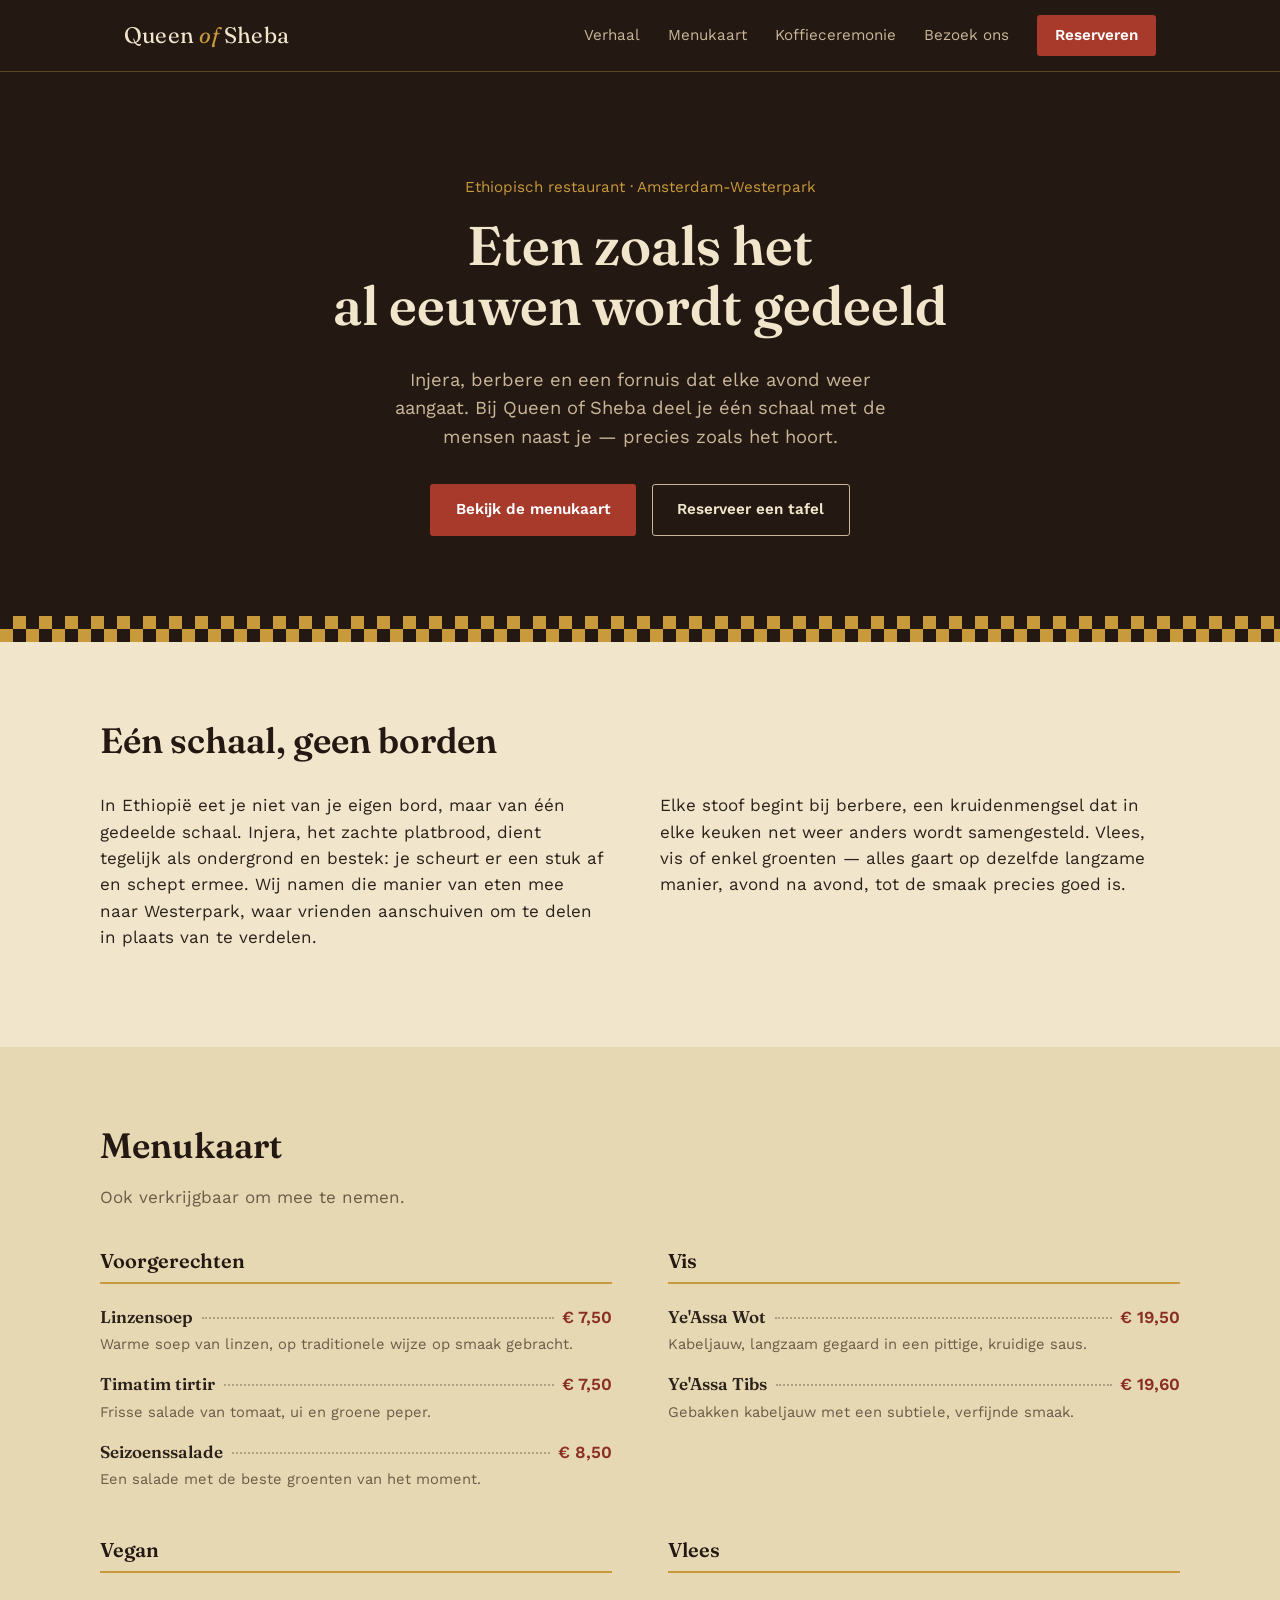
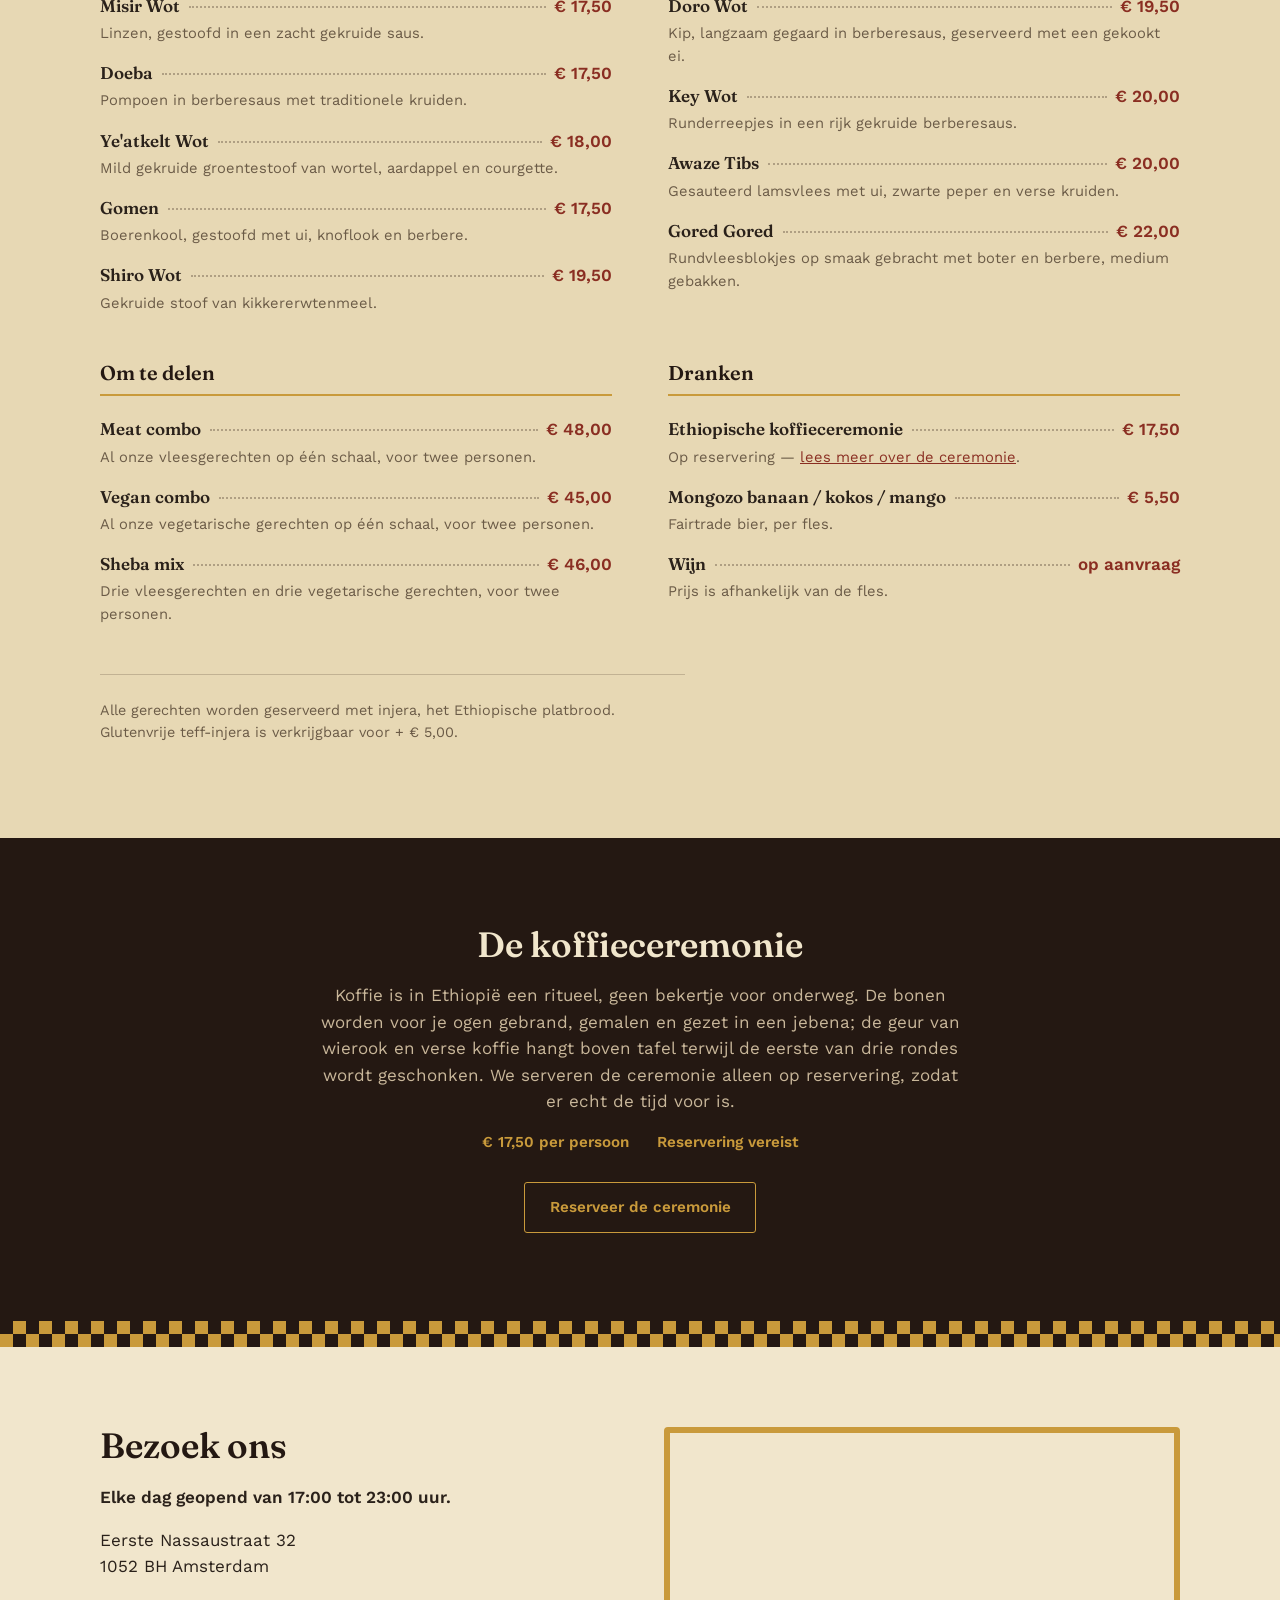
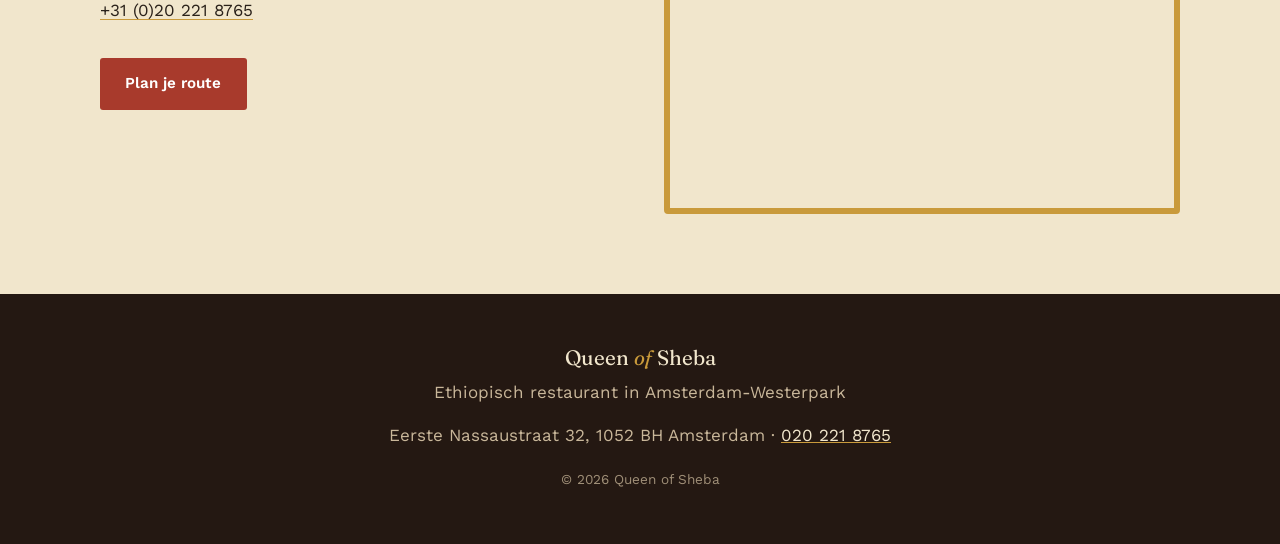
<file: index.html>
<!DOCTYPE html>
<html lang="nl">
<head>
<meta charset="UTF-8">
<meta name="viewport" content="width=device-width, initial-scale=1.0">
<title>Queen of Sheba — Ethiopisch restaurant in Amsterdam</title>
<meta name="description" content="Queen of Sheba is een Ethiopisch restaurant in Amsterdam-Westerpark: verse stoofgerechten, een koffieceremonie op reservering en injera bij elk gerecht.">
<link rel="preconnect" href="https://fonts.googleapis.com">
<link rel="preconnect" href="https://fonts.gstatic.com" crossorigin>
<link href="https://fonts.googleapis.com/css2?family=Fraunces:ital,opsz,wght@0,9..144,400;0,9..144,600;1,9..144,500&family=Work+Sans:wght@400;500;600&display=swap" rel="stylesheet">
<link rel="stylesheet" href="style.css">
</head>
<body>

<a class="skip-link" href="#inhoud">Ga naar de inhoud</a>

<header class="site-header">
  <div class="header-inner">
    <a class="brand" href="#top">Queen <span>of</span> Sheba</a>

    <input type="checkbox" id="nav-toggle" class="nav-toggle">
    <label for="nav-toggle" class="nav-toggle-label" aria-label="Menu openen of sluiten">
      <span></span>
    </label>

    <nav class="nav" aria-label="Hoofdmenu">
      <a href="#verhaal">Verhaal</a>
      <a href="#menu">Menukaart</a>
      <a href="#koffie">Koffieceremonie</a>
      <a href="#bezoek">Bezoek ons</a>
      <a class="nav-cta" href="tel:+31202218765">Reserveren</a>
    </nav>
  </div>
</header>

<main id="inhoud">

  <section id="top" class="hero">
    <div class="hero-inner">
      <p class="hero-kicker">Ethiopisch restaurant · Amsterdam-Westerpark</p>
      <h1>Eten zoals het<br>al eeuwen wordt gedeeld</h1>
      <p class="hero-lede">Injera, berbere en een fornuis dat elke avond weer aangaat. Bij Queen of Sheba deel je één schaal met de mensen naast je — precies zoals het hoort.</p>
      <div class="hero-actions">
        <a class="btn btn-primary" href="#menu">Bekijk de menukaart</a>
        <a class="btn btn-ghost" href="tel:+31202218765">Reserveer een tafel</a>
      </div>
    </div>
  </section>

  <div class="weave" role="presentation"></div>

  <section id="verhaal" class="story">
    <div class="story-inner">
      <h2>Eén schaal, geen borden</h2>
      <div class="story-columns">
        <p>In Ethiopië eet je niet van je eigen bord, maar van één gedeelde schaal. Injera, het zachte platbrood, dient tegelijk als ondergrond en bestek: je scheurt er een stuk af en schept ermee. Wij namen die manier van eten mee naar Westerpark, waar vrienden aanschuiven om te delen in plaats van te verdelen.</p>
        <p>Elke stoof begint bij berbere, een kruidenmengsel dat in elke keuken net weer anders wordt samengesteld. Vlees, vis of enkel groenten — alles gaart op dezelfde langzame manier, avond na avond, tot de smaak precies goed is.</p>
      </div>
    </div>
  </section>

  <section id="menu" class="menu">
    <div class="menu-inner">
      <header class="menu-heading">
        <h2>Menukaart</h2>
        <p class="menu-sub">Ook verkrijgbaar om mee te nemen.</p>
      </header>

      <div class="menu-grid">

        <div class="menu-category">
          <h3>Voorgerechten</h3>
          <div class="menu-item">
            <span class="name">Linzensoep</span><span class="leader"></span><span class="price">€ 7,50</span>
          </div>
          <p class="desc">Warme soep van linzen, op traditionele wijze op smaak gebracht.</p>

          <div class="menu-item">
            <span class="name">Timatim tirtir</span><span class="leader"></span><span class="price">€ 7,50</span>
          </div>
          <p class="desc">Frisse salade van tomaat, ui en groene peper.</p>

          <div class="menu-item">
            <span class="name">Seizoenssalade</span><span class="leader"></span><span class="price">€ 8,50</span>
          </div>
          <p class="desc">Een salade met de beste groenten van het moment.</p>
        </div>

        <div class="menu-category">
          <h3>Vis</h3>
          <div class="menu-item">
            <span class="name">Ye'Assa Wot</span><span class="leader"></span><span class="price">€ 19,50</span>
          </div>
          <p class="desc">Kabeljauw, langzaam gegaard in een pittige, kruidige saus.</p>

          <div class="menu-item">
            <span class="name">Ye'Assa Tibs</span><span class="leader"></span><span class="price">€ 19,60</span>
          </div>
          <p class="desc">Gebakken kabeljauw met een subtiele, verfijnde smaak.</p>
        </div>

        <div class="menu-category">
          <h3>Vegan</h3>
          <div class="menu-item">
            <span class="name">Misir Wot</span><span class="leader"></span><span class="price">€ 17,50</span>
          </div>
          <p class="desc">Linzen, gestoofd in een zacht gekruide saus.</p>

          <div class="menu-item">
            <span class="name">Doeba</span><span class="leader"></span><span class="price">€ 17,50</span>
          </div>
          <p class="desc">Pompoen in berberesaus met traditionele kruiden.</p>

          <div class="menu-item">
            <span class="name">Ye'atkelt Wot</span><span class="leader"></span><span class="price">€ 18,00</span>
          </div>
          <p class="desc">Mild gekruide groentestoof van wortel, aardappel en courgette.</p>

          <div class="menu-item">
            <span class="name">Gomen</span><span class="leader"></span><span class="price">€ 17,50</span>
          </div>
          <p class="desc">Boerenkool, gestoofd met ui, knoflook en berbere.</p>

          <div class="menu-item">
            <span class="name">Shiro Wot</span><span class="leader"></span><span class="price">€ 19,50</span>
          </div>
          <p class="desc">Gekruide stoof van kikkererwtenmeel.</p>
        </div>

        <div class="menu-category">
          <h3>Vlees</h3>
          <div class="menu-item">
            <span class="name">Doro Wot</span><span class="leader"></span><span class="price">€ 19,50</span>
          </div>
          <p class="desc">Kip, langzaam gegaard in berberesaus, geserveerd met een gekookt ei.</p>

          <div class="menu-item">
            <span class="name">Key Wot</span><span class="leader"></span><span class="price">€ 20,00</span>
          </div>
          <p class="desc">Runderreepjes in een rijk gekruide berberesaus.</p>

          <div class="menu-item">
            <span class="name">Awaze Tibs</span><span class="leader"></span><span class="price">€ 20,00</span>
          </div>
          <p class="desc">Gesauteerd lamsvlees met ui, zwarte peper en verse kruiden.</p>

          <div class="menu-item">
            <span class="name">Gored Gored</span><span class="leader"></span><span class="price">€ 22,00</span>
          </div>
          <p class="desc">Rundvleesblokjes op smaak gebracht met boter en berbere, medium gebakken.</p>
        </div>

        <div class="menu-category">
          <h3>Om te delen</h3>
          <div class="menu-item">
            <span class="name">Meat combo</span><span class="leader"></span><span class="price">€ 48,00</span>
          </div>
          <p class="desc">Al onze vleesgerechten op één schaal, voor twee personen.</p>

          <div class="menu-item">
            <span class="name">Vegan combo</span><span class="leader"></span><span class="price">€ 45,00</span>
          </div>
          <p class="desc">Al onze vegetarische gerechten op één schaal, voor twee personen.</p>

          <div class="menu-item">
            <span class="name">Sheba mix</span><span class="leader"></span><span class="price">€ 46,00</span>
          </div>
          <p class="desc">Drie vleesgerechten en drie vegetarische gerechten, voor twee personen.</p>
        </div>

        <div class="menu-category">
          <h3>Dranken</h3>
          <div class="menu-item">
            <span class="name">Ethiopische koffieceremonie</span><span class="leader"></span><span class="price">€ 17,50</span>
          </div>
          <p class="desc">Op reservering — <a href="#koffie">lees meer over de ceremonie</a>.</p>

          <div class="menu-item">
            <span class="name">Mongozo banaan / kokos / mango</span><span class="leader"></span><span class="price">€ 5,50</span>
          </div>
          <p class="desc">Fairtrade bier, per fles.</p>

          <div class="menu-item">
            <span class="name">Wijn</span><span class="leader"></span><span class="price">op aanvraag</span>
          </div>
          <p class="desc">Prijs is afhankelijk van de fles.</p>
        </div>

      </div>

      <p class="menu-footnote">Alle gerechten worden geserveerd met injera, het Ethiopische platbrood. Glutenvrije teff-injera is verkrijgbaar voor + € 5,00.</p>
    </div>
  </section>

  <section id="koffie" class="coffee">
    <div class="coffee-inner">
      <h2>De koffieceremonie</h2>
      <p>Koffie is in Ethiopië een ritueel, geen bekertje voor onderweg. De bonen worden voor je ogen gebrand, gemalen en gezet in een jebena; de geur van wierook en verse koffie hangt boven tafel terwijl de eerste van drie rondes wordt geschonken. We serveren de ceremonie alleen op reservering, zodat er echt de tijd voor is.</p>
      <div class="coffee-meta">
        <span>€ 17,50 per persoon</span>
        <span>Reservering vereist</span>
      </div>
      <a class="btn btn-ghost-light" href="tel:+31202218765">Reserveer de ceremonie</a>
    </div>
  </section>

  <div class="weave" role="presentation"></div>

  <section id="bezoek" class="visit">
    <div class="visit-inner">
      <div class="visit-info">
        <h2>Bezoek ons</h2>
        <p class="visit-hours">Elke dag geopend van 17:00 tot 23:00 uur.</p>

        <address>
          Eerste Nassaustraat 32<br>
          1052 BH Amsterdam
        </address>

        <p><a class="text-link" href="tel:+31202218765">+31 (0)20 221 8765</a></p>

        <a class="btn btn-primary" href="https://www.google.com/maps/search/?api=1&amp;query=Queen+of+Sheba+Eerste+Nassaustraat+32+Amsterdam" target="_blank" rel="noopener">Plan je route</a>
      </div>

      <div class="visit-map">
        <iframe
          src="https://maps.google.com/maps?q=Eerste%20Nassaustraat%2032%2C%201052%20BH%20Amsterdam&t=&z=15&ie=UTF8&iwloc=&output=embed"
          title="Kaart met de locatie van Queen of Sheba, Eerste Nassaustraat 32, Amsterdam"
          loading="lazy"
          referrerpolicy="no-referrer-when-downgrade">
        </iframe>
      </div>
    </div>
  </section>

</main>

<footer class="site-footer">
  <div class="footer-inner">
    <p class="footer-brand">Queen <span>of</span> Sheba</p>
    <p class="footer-tagline">Ethiopisch restaurant in Amsterdam-Westerpark</p>
    <p class="footer-contact">Eerste Nassaustraat 32, 1052 BH Amsterdam · <a href="tel:+31202218765">020 221 8765</a></p>
    <p class="footer-copy">© 2026 Queen of Sheba</p>
  </div>
</footer>

</body>
</html>
</file>
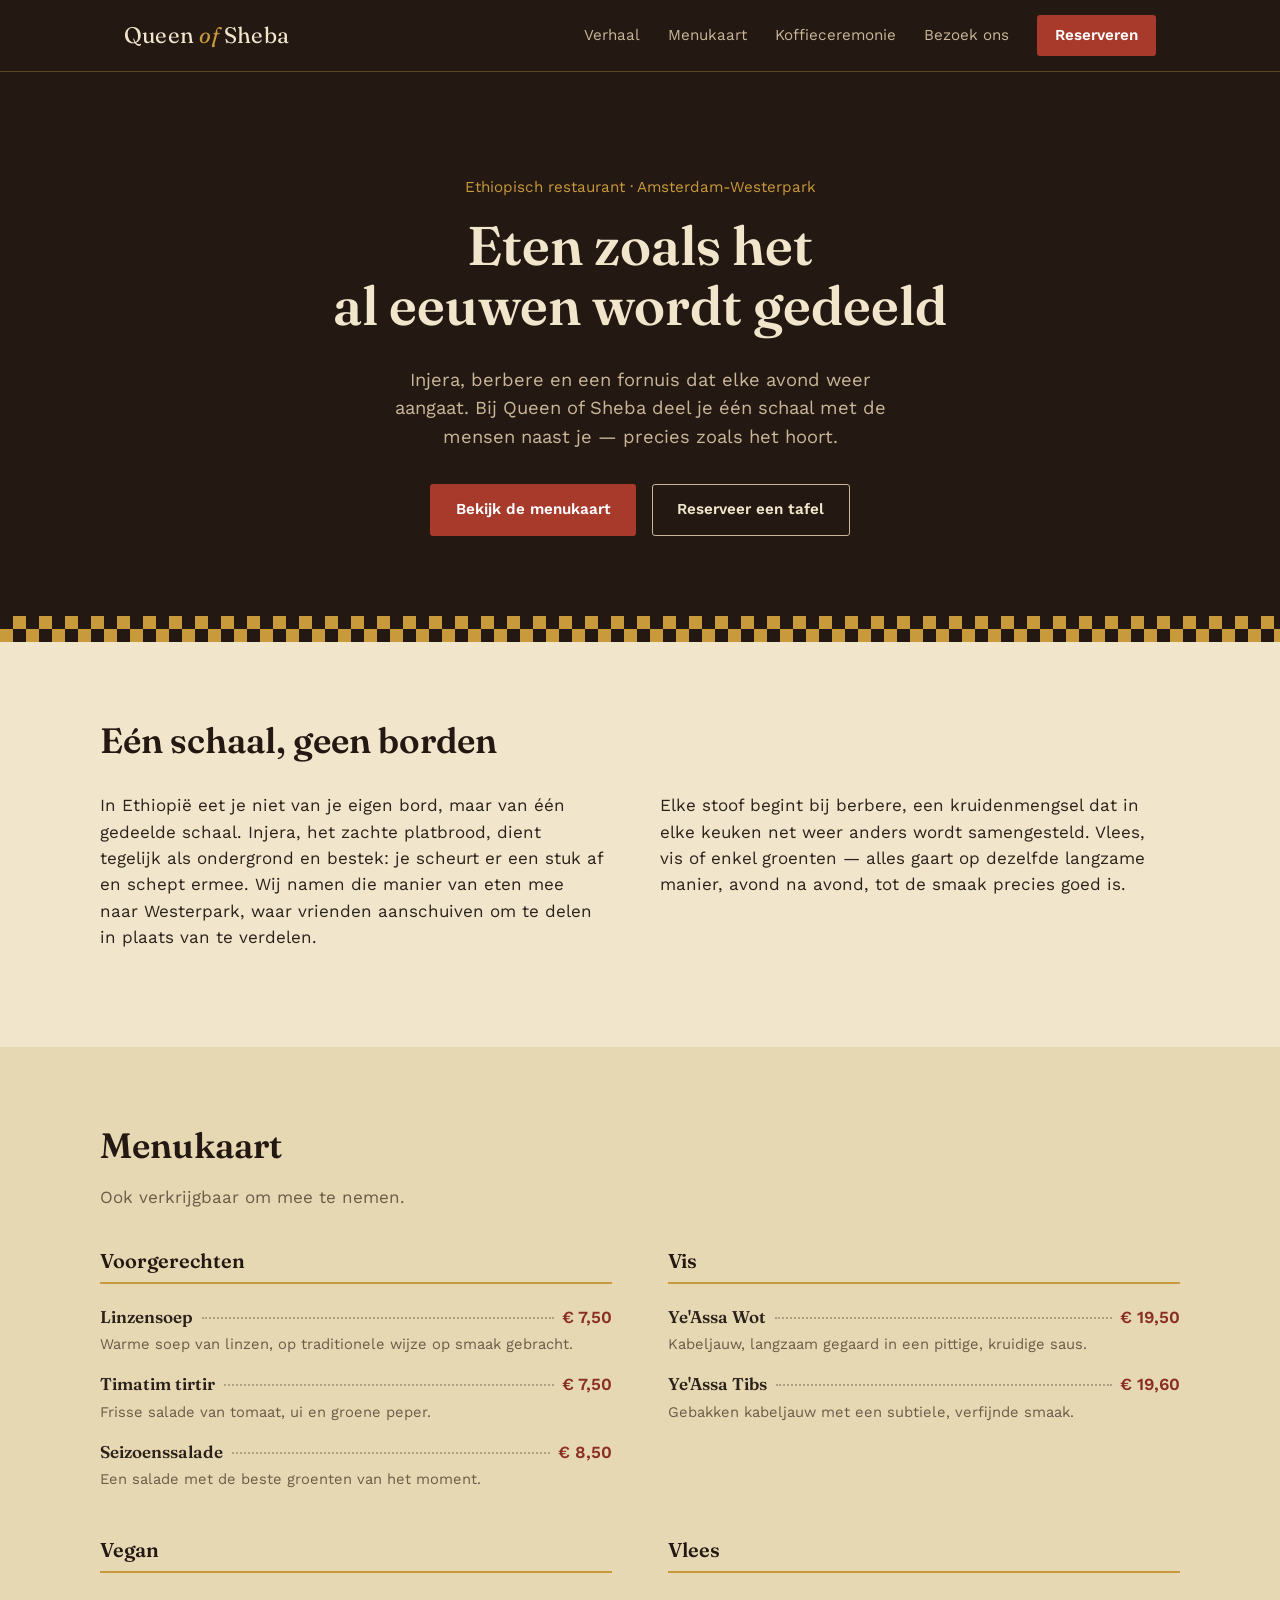
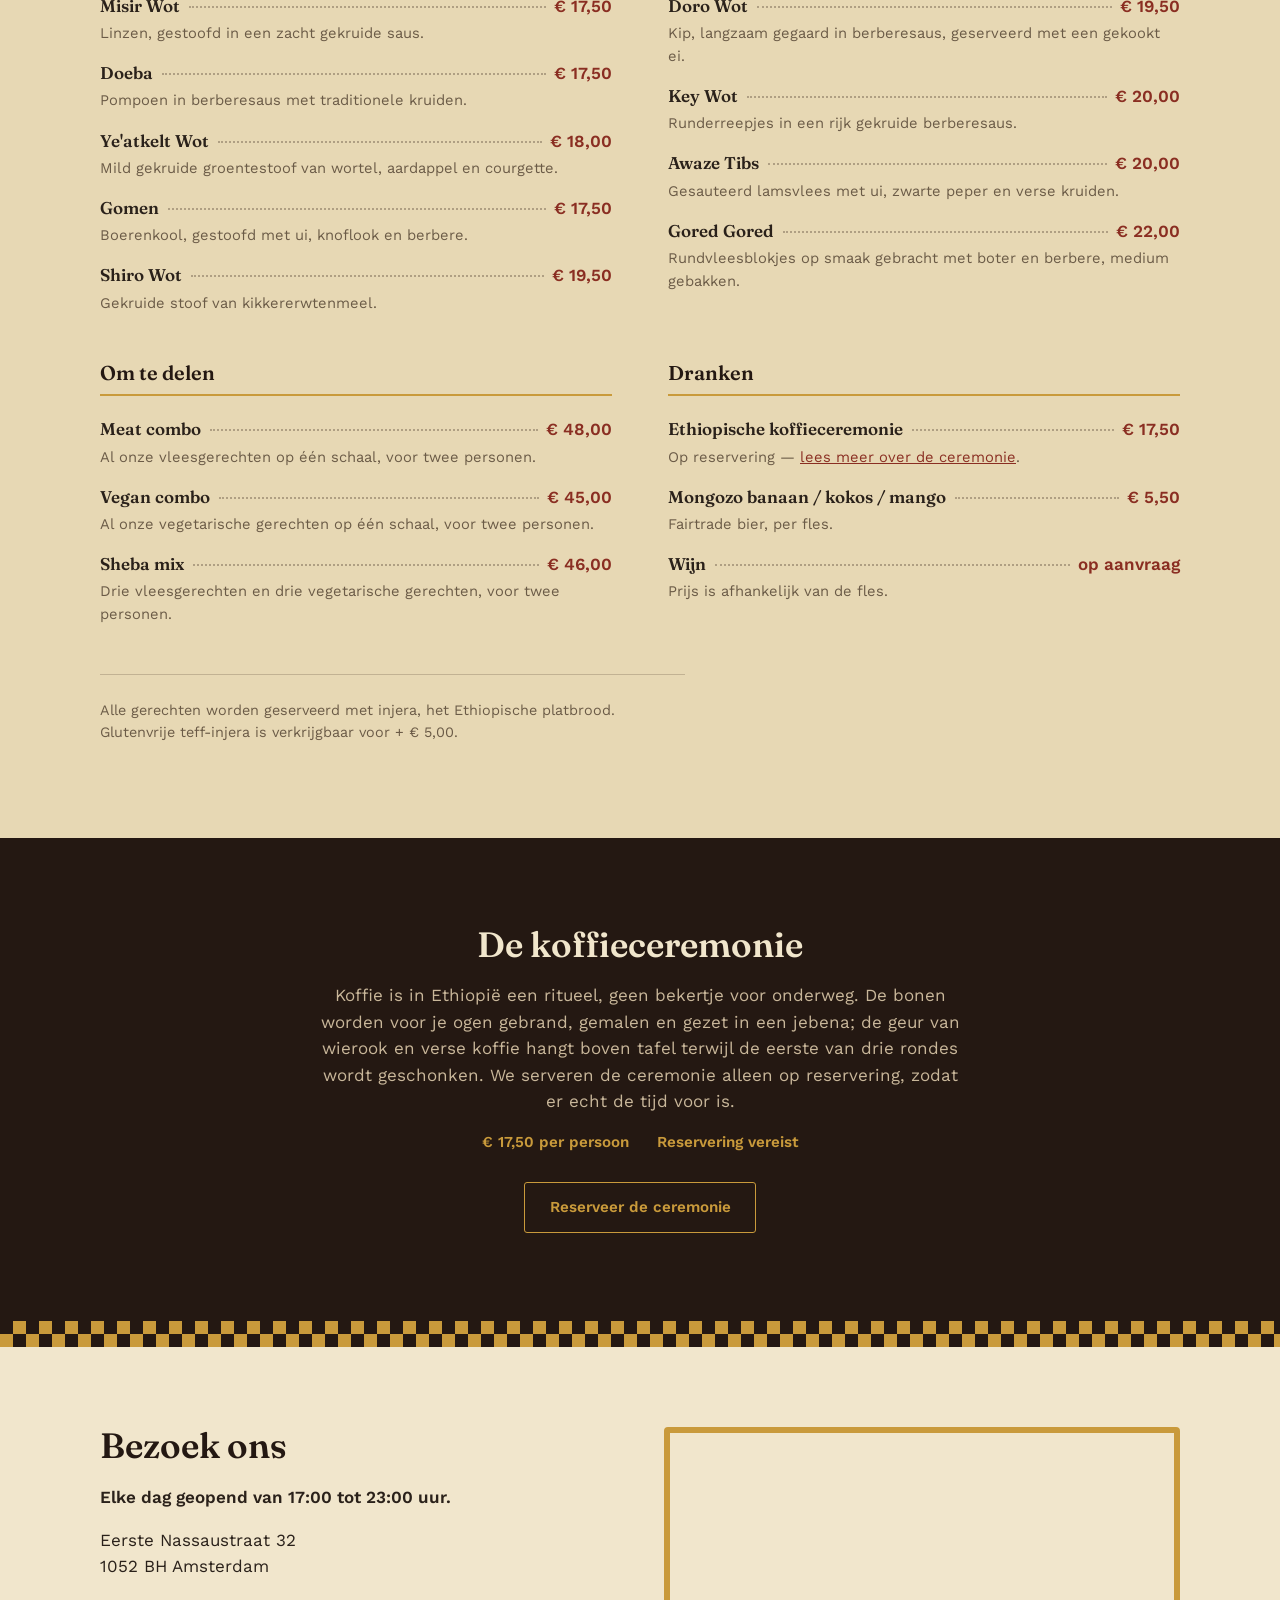
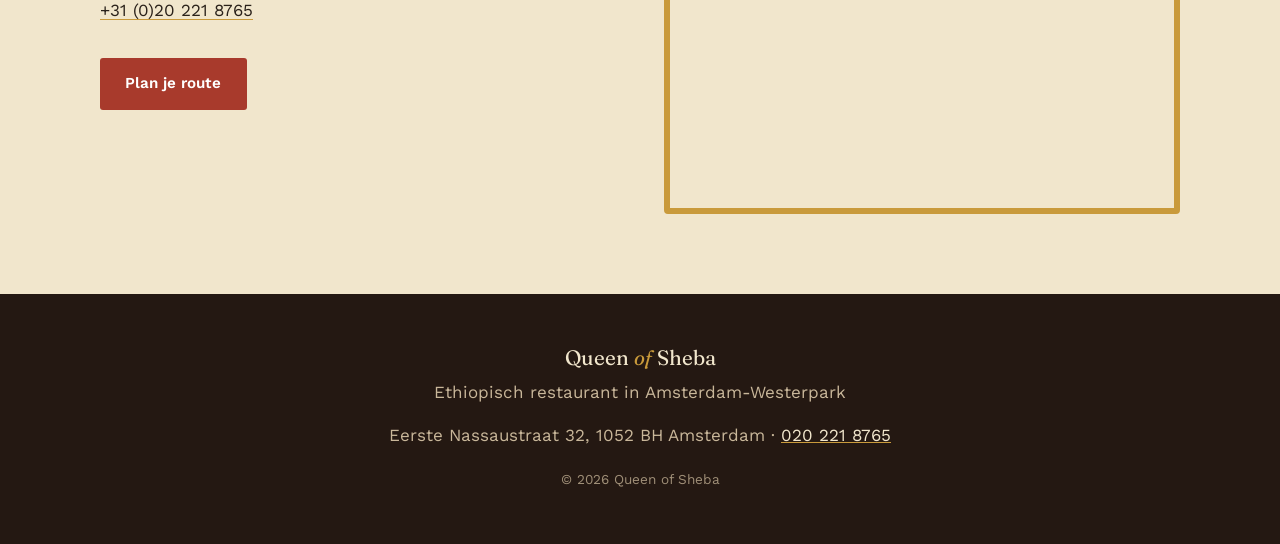
<file: claude.html>
<!DOCTYPE html>
<html lang="nl">
<head>
<meta charset="UTF-8">
<meta name="viewport" content="width=device-width, initial-scale=1.0">
<title>Queen of Sheba — Ethiopisch restaurant in Amsterdam</title>
<meta name="description" content="Queen of Sheba is een Ethiopisch restaurant in Amsterdam-Westerpark: verse stoofgerechten, een koffieceremonie op reservering en injera bij elk gerecht.">
<link rel="preconnect" href="https://fonts.googleapis.com">
<link rel="preconnect" href="https://fonts.gstatic.com" crossorigin>
<link href="https://fonts.googleapis.com/css2?family=Fraunces:ital,opsz,wght@0,9..144,400;0,9..144,600;1,9..144,500&family=Work+Sans:wght@400;500;600&display=swap" rel="stylesheet">
<link rel="stylesheet" href="styleclaude.css">
</head>
<body>

<a class="skip-link" href="#inhoud">Ga naar de inhoud</a>

<header class="site-header">
  <div class="header-inner">
    <a class="brand" href="#top">Queen <span>of</span> Sheba</a>

    <input type="checkbox" id="nav-toggle" class="nav-toggle">
    <label for="nav-toggle" class="nav-toggle-label" aria-label="Menu openen of sluiten">
      <span></span>
    </label>

    <nav class="nav" aria-label="Hoofdmenu">
      <a href="#verhaal">Verhaal</a>
      <a href="#menu">Menukaart</a>
      <a href="#koffie">Koffieceremonie</a>
      <a href="#bezoek">Bezoek ons</a>
      <a class="nav-cta" href="tel:+31202218765">Reserveren</a>
    </nav>
  </div>
</header>

<main id="inhoud">

  <section id="top" class="hero">
    <div class="hero-inner">
      <p class="hero-kicker">Ethiopisch restaurant · Amsterdam-Westerpark</p>
      <h1>Eten zoals het<br>al eeuwen wordt gedeeld</h1>
      <p class="hero-lede">Injera, berbere en een fornuis dat elke avond weer aangaat. Bij Queen of Sheba deel je één schaal met de mensen naast je — precies zoals het hoort.</p>
      <div class="hero-actions">
        <a class="btn btn-primary" href="#menu">Bekijk de menukaart</a>
        <a class="btn btn-ghost" href="tel:+31202218765">Reserveer een tafel</a>
      </div>
    </div>
  </section>

  <div class="weave" role="presentation"></div>

  <section id="verhaal" class="story">
    <div class="story-inner">
      <h2>Eén schaal, geen borden</h2>
      <div class="story-columns">
        <p>In Ethiopië eet je niet van je eigen bord, maar van één gedeelde schaal. Injera, het zachte platbrood, dient tegelijk als ondergrond en bestek: je scheurt er een stuk af en schept ermee. Wij namen die manier van eten mee naar Westerpark, waar vrienden aanschuiven om te delen in plaats van te verdelen.</p>
        <p>Elke stoof begint bij berbere, een kruidenmengsel dat in elke keuken net weer anders wordt samengesteld. Vlees, vis of enkel groenten — alles gaart op dezelfde langzame manier, avond na avond, tot de smaak precies goed is.</p>
      </div>
    </div>
  </section>

  <section id="menu" class="menu">
    <div class="menu-inner">
      <header class="menu-heading">
        <h2>Menukaart</h2>
        <p class="menu-sub">Ook verkrijgbaar om mee te nemen.</p>
      </header>

      <div class="menu-grid">

        <div class="menu-category">
          <h3>Voorgerechten</h3>
          <div class="menu-item">
            <span class="name">Linzensoep</span><span class="leader"></span><span class="price">€ 7,50</span>
          </div>
          <p class="desc">Warme soep van linzen, op traditionele wijze op smaak gebracht.</p>

          <div class="menu-item">
            <span class="name">Timatim tirtir</span><span class="leader"></span><span class="price">€ 7,50</span>
          </div>
          <p class="desc">Frisse salade van tomaat, ui en groene peper.</p>

          <div class="menu-item">
            <span class="name">Seizoenssalade</span><span class="leader"></span><span class="price">€ 8,50</span>
          </div>
          <p class="desc">Een salade met de beste groenten van het moment.</p>
        </div>

        <div class="menu-category">
          <h3>Vis</h3>
          <div class="menu-item">
            <span class="name">Ye'Assa Wot</span><span class="leader"></span><span class="price">€ 19,50</span>
          </div>
          <p class="desc">Kabeljauw, langzaam gegaard in een pittige, kruidige saus.</p>

          <div class="menu-item">
            <span class="name">Ye'Assa Tibs</span><span class="leader"></span><span class="price">€ 19,60</span>
          </div>
          <p class="desc">Gebakken kabeljauw met een subtiele, verfijnde smaak.</p>
        </div>

        <div class="menu-category">
          <h3>Vegan</h3>
          <div class="menu-item">
            <span class="name">Misir Wot</span><span class="leader"></span><span class="price">€ 17,50</span>
          </div>
          <p class="desc">Linzen, gestoofd in een zacht gekruide saus.</p>

          <div class="menu-item">
            <span class="name">Doeba</span><span class="leader"></span><span class="price">€ 17,50</span>
          </div>
          <p class="desc">Pompoen in berberesaus met traditionele kruiden.</p>

          <div class="menu-item">
            <span class="name">Ye'atkelt Wot</span><span class="leader"></span><span class="price">€ 18,00</span>
          </div>
          <p class="desc">Mild gekruide groentestoof van wortel, aardappel en courgette.</p>

          <div class="menu-item">
            <span class="name">Gomen</span><span class="leader"></span><span class="price">€ 17,50</span>
          </div>
          <p class="desc">Boerenkool, gestoofd met ui, knoflook en berbere.</p>

          <div class="menu-item">
            <span class="name">Shiro Wot</span><span class="leader"></span><span class="price">€ 19,50</span>
          </div>
          <p class="desc">Gekruide stoof van kikkererwtenmeel.</p>
        </div>

        <div class="menu-category">
          <h3>Vlees</h3>
          <div class="menu-item">
            <span class="name">Doro Wot</span><span class="leader"></span><span class="price">€ 19,50</span>
          </div>
          <p class="desc">Kip, langzaam gegaard in berberesaus, geserveerd met een gekookt ei.</p>

          <div class="menu-item">
            <span class="name">Key Wot</span><span class="leader"></span><span class="price">€ 20,00</span>
          </div>
          <p class="desc">Runderreepjes in een rijk gekruide berberesaus.</p>

          <div class="menu-item">
            <span class="name">Awaze Tibs</span><span class="leader"></span><span class="price">€ 20,00</span>
          </div>
          <p class="desc">Gesauteerd lamsvlees met ui, zwarte peper en verse kruiden.</p>

          <div class="menu-item">
            <span class="name">Gored Gored</span><span class="leader"></span><span class="price">€ 22,00</span>
          </div>
          <p class="desc">Rundvleesblokjes op smaak gebracht met boter en berbere, medium gebakken.</p>
        </div>

        <div class="menu-category">
          <h3>Om te delen</h3>
          <div class="menu-item">
            <span class="name">Meat combo</span><span class="leader"></span><span class="price">€ 48,00</span>
          </div>
          <p class="desc">Al onze vleesgerechten op één schaal, voor twee personen.</p>

          <div class="menu-item">
            <span class="name">Vegan combo</span><span class="leader"></span><span class="price">€ 45,00</span>
          </div>
          <p class="desc">Al onze vegetarische gerechten op één schaal, voor twee personen.</p>

          <div class="menu-item">
            <span class="name">Sheba mix</span><span class="leader"></span><span class="price">€ 46,00</span>
          </div>
          <p class="desc">Drie vleesgerechten en drie vegetarische gerechten, voor twee personen.</p>
        </div>

        <div class="menu-category">
          <h3>Dranken</h3>
          <div class="menu-item">
            <span class="name">Ethiopische koffieceremonie</span><span class="leader"></span><span class="price">€ 17,50</span>
          </div>
          <p class="desc">Op reservering — <a href="#koffie">lees meer over de ceremonie</a>.</p>

          <div class="menu-item">
            <span class="name">Mongozo banaan / kokos / mango</span><span class="leader"></span><span class="price">€ 5,50</span>
          </div>
          <p class="desc">Fairtrade bier, per fles.</p>

          <div class="menu-item">
            <span class="name">Wijn</span><span class="leader"></span><span class="price">op aanvraag</span>
          </div>
          <p class="desc">Prijs is afhankelijk van de fles.</p>
        </div>

      </div>

      <p class="menu-footnote">Alle gerechten worden geserveerd met injera, het Ethiopische platbrood. Glutenvrije teff-injera is verkrijgbaar voor + € 5,00.</p>
    </div>
  </section>

  <section id="koffie" class="coffee">
    <div class="coffee-inner">
      <h2>De koffieceremonie</h2>
      <p>Koffie is in Ethiopië een ritueel, geen bekertje voor onderweg. De bonen worden voor je ogen gebrand, gemalen en gezet in een jebena; de geur van wierook en verse koffie hangt boven tafel terwijl de eerste van drie rondes wordt geschonken. We serveren de ceremonie alleen op reservering, zodat er echt de tijd voor is.</p>
      <div class="coffee-meta">
        <span>€ 17,50 per persoon</span>
        <span>Reservering vereist</span>
      </div>
      <a class="btn btn-ghost-light" href="tel:+31202218765">Reserveer de ceremonie</a>
    </div>
  </section>

  <div class="weave" role="presentation"></div>

  <section id="bezoek" class="visit">
    <div class="visit-inner">
      <div class="visit-info">
        <h2>Bezoek ons</h2>
        <p class="visit-hours">Elke dag geopend van 17:00 tot 23:00 uur.</p>

        <address>
          Eerste Nassaustraat 32<br>
          1052 BH Amsterdam
        </address>

        <p><a class="text-link" href="tel:+31202218765">+31 (0)20 221 8765</a></p>

        <a class="btn btn-primary" href="https://www.google.com/maps/search/?api=1&amp;query=Queen+of+Sheba+Eerste+Nassaustraat+32+Amsterdam" target="_blank" rel="noopener">Plan je route</a>
      </div>

      <div class="visit-map">
        <iframe
          src="https://maps.google.com/maps?q=Eerste%20Nassaustraat%2032%2C%201052%20BH%20Amsterdam&t=&z=15&ie=UTF8&iwloc=&output=embed"
          title="Kaart met de locatie van Queen of Sheba, Eerste Nassaustraat 32, Amsterdam"
          loading="lazy"
          referrerpolicy="no-referrer-when-downgrade">
        </iframe>
      </div>
    </div>
  </section>

</main>

<footer class="site-footer">
  <div class="footer-inner">
    <p class="footer-brand">Queen <span>of</span> Sheba</p>
    <p class="footer-tagline">Ethiopisch restaurant in Amsterdam-Westerpark</p>
    <p class="footer-contact">Eerste Nassaustraat 32, 1052 BH Amsterdam · <a href="tel:+31202218765">020 221 8765</a></p>
    <p class="footer-copy">© 2026 Queen of Sheba</p>
  </div>
</footer>

</body>
</html>
</file>
<file: style.css>
/* ---------- Tokens ---------- */
:root{
  --ink: #241812;
  --ink-soft: #34241a;
  --cream: #F1E6CC;
  --cream-2: #E7D8B4;
  --berbere: #A83A2C;
  --berbere-dark: #8A2E22;
  --gold: #C99A3B;
  --forest: #3E5C3E;
  --text: #2A211A;
  --text-muted: #6B5B47;
  --text-on-ink: #F1E6CC;
  --text-on-ink-muted: #C9B79A;

  --font-display: "Fraunces", serif;
  --font-body: "Work Sans", sans-serif;

  --max: 1080px;
}

/* ---------- Reset ---------- */
*, *::before, *::after{ box-sizing: border-box; }
html{ scroll-behavior: smooth; }
body{
  margin:0;
  background: var(--cream);
  color: var(--text);
  font-family: var(--font-body);
  font-size: 17px;
  line-height: 1.55;
  -webkit-font-smoothing: antialiased;
}
h1,h2,h3{
  font-family: var(--font-display);
  color: var(--ink);
  margin: 0 0 0.5em;
  font-weight: 600;
  line-height: 1.1;
}
p{ margin: 0 0 1em; }
a{ color: inherit; }
address{ font-style: normal; }
img{ max-width:100%; display:block; }

@media (prefers-reduced-motion: reduce){
  html{ scroll-behavior:auto; }
  *{ animation-duration: 0.01ms !important; transition-duration: 0.01ms !important; }
}

:focus-visible{
  outline: 3px solid var(--gold);
  outline-offset: 3px;
}

/* ---------- Skip link ---------- */
.skip-link{
  position:absolute;
  left:-999px;
  top:auto;
  background: var(--ink);
  color: var(--text-on-ink);
  padding: 0.75em 1.25em;
  z-index: 100;
  border-radius: 0 0 6px 0;
}
.skip-link:focus{
  left:0;
  top:0;
}

/* ---------- Buttons ---------- */
.btn{
  display:inline-block;
  padding: 0.85em 1.6em;
  border-radius: 3px;
  font-family: var(--font-body);
  font-weight: 600;
  font-size: 0.95rem;
  text-decoration:none;
  border: 1.5px solid transparent;
  transition: background-color .18s ease, color .18s ease, border-color .18s ease;
}
.btn-primary{
  background: var(--berbere);
  color: #fff;
}
.btn-primary:hover{ background: var(--berbere-dark); }

.btn-ghost{
  border-color: var(--text-on-ink-muted);
  color: var(--text-on-ink);
}
.btn-ghost:hover{
  border-color: var(--gold);
  color: var(--gold);
}

.btn-ghost-light{
  border-color: var(--gold);
  color: var(--gold);
}
.btn-ghost-light:hover{
  background: var(--gold);
  color: var(--ink);
}

.text-link{
  text-decoration: underline;
  text-decoration-color: var(--gold);
  text-underline-offset: 3px;
}

/* ---------- Header / nav ---------- */
.site-header{
  position: sticky;
  top:0;
  z-index: 50;
  background: var(--ink);
  border-bottom: 1px solid rgba(201,154,59,0.35);
}
.header-inner{
  max-width: var(--max);
  margin: 0 auto;
  padding: 0.9em 1.5rem;
  display:flex;
  align-items:center;
  justify-content: space-between;
}
.brand{
  font-family: var(--font-display);
  font-size: 1.4rem;
  color: var(--text-on-ink);
  text-decoration:none;
  letter-spacing: 0.01em;
}
.brand span{
  font-style: italic;
  font-weight: 400;
  color: var(--gold);
}
.nav{
  display:flex;
  align-items:center;
  gap: 1.75rem;
}
.nav a{
  color: var(--text-on-ink-muted);
  text-decoration:none;
  font-size: 0.95rem;
}
.nav a:hover{ color: var(--text-on-ink); }
.nav a.nav-cta{
  background: var(--berbere);
  color:#fff;
  padding: 0.55em 1.2em;
  border-radius: 3px;
  font-weight: 600;
}
.nav a.nav-cta:hover{ background: var(--berbere-dark); }

.nav-toggle{ display:none; }
.nav-toggle-label{
  display:none;
  width: 26px;
  height: 20px;
  position: relative;
  cursor:pointer;
}
.nav-toggle-label span,
.nav-toggle-label span::before,
.nav-toggle-label span::after{
  position:absolute;
  left:0;
  width:100%;
  height:2px;
  background: var(--text-on-ink);
  border-radius: 2px;
  transition: transform .2s ease, opacity .2s ease;
}
.nav-toggle-label span{ top:9px; }
.nav-toggle-label span::before{ content:""; top:-8px; }
.nav-toggle-label span::after{ content:""; top:8px; }

.nav-toggle:checked ~ .nav-toggle-label span{ background: transparent; }
.nav-toggle:checked ~ .nav-toggle-label span::before{ transform: translateY(8px) rotate(45deg); }
.nav-toggle:checked ~ .nav-toggle-label span::after{ transform: translateY(-8px) rotate(-45deg); }

@media (max-width: 760px){
  .nav-toggle-label{ display:block; }
  .nav{
    position: fixed;
    top:0;
    right:-85vw;
    height:100vh;
    width: min(78vw, 320px);
    background: var(--ink-soft);
    flex-direction: column;
    align-items: flex-start;
    justify-content: center;
    gap: 1.75rem;
    padding: 2rem;
    transition: right .35s ease;
    box-shadow: -12px 0 30px rgba(0,0,0,0.35);
  }
  .nav-toggle:checked ~ .nav{ right:0; }
  .nav a.nav-cta{ margin-top: 0.5rem; }
}

/* ---------- Hero ---------- */
.hero{
  background: var(--ink);
  color: var(--text-on-ink);
  padding: 6.5rem 1.5rem 5rem;
}
.hero-inner{
  max-width: 720px;
  margin: 0 auto;
  text-align:center;
  animation: rise .7s ease both;
}
@keyframes rise{
  from{ opacity:0; transform: translateY(14px); }
  to{ opacity:1; transform: translateY(0); }
}
.hero-kicker{
  font-size: 0.95rem;
  color: var(--gold);
  margin-bottom: 1.1em;
}
.hero h1{
  color: var(--text-on-ink);
  font-size: clamp(2.3rem, 5vw, 3.4rem);
  margin-bottom: 0.55em;
}
.hero-lede{
  color: var(--text-on-ink-muted);
  font-size: 1.15rem;
  max-width: 46ch;
  margin: 0 auto 1.8em;
}
.hero-actions{
  display:flex;
  gap: 1rem;
  justify-content:center;
  flex-wrap: wrap;
}

/* ---------- Weave divider ---------- */
.weave{
  height: 26px;
  background-color: var(--ink);
  background-image:
    linear-gradient(45deg, var(--gold) 25%, transparent 25.5%, transparent 75%, var(--gold) 75.5%, var(--gold)),
    linear-gradient(45deg, var(--gold) 25%, transparent 25.5%, transparent 75%, var(--gold) 75.5%, var(--gold));
  background-size: 26px 26px;
  background-position: 0 0, 13px 13px;
}

/* ---------- Story ---------- */
.story{ padding: 5rem 1.5rem; }
.story-inner{ max-width: var(--max); margin:0 auto; }
.story h2{ font-size: clamp(1.7rem, 3.5vw, 2.2rem); margin-bottom: 0.9em; }
.story-columns{
  display:grid;
  grid-template-columns: 1fr 1fr;
  gap: 2.5rem;
}
.story-columns p{ color: var(--text); max-width: 46ch; }
@media (max-width: 720px){
  .story-columns{ grid-template-columns: 1fr; }
}

/* ---------- Menu ---------- */
.menu{ background: var(--cream-2); padding: 5rem 1.5rem; }
.menu-inner{ max-width: var(--max); margin:0 auto; }
.menu-heading{ margin-bottom: 2.5rem; }
.menu-heading h2{ font-size: clamp(1.7rem, 3.5vw, 2.2rem); }
.menu-sub{ color: var(--text-muted); margin:0; }

.menu-grid{
  display:grid;
  grid-template-columns: repeat(2, 1fr);
  gap: 3rem 3.5rem;
}
@media (max-width: 720px){
  .menu-grid{ grid-template-columns: 1fr; }
}

.menu-category h3{
  font-size: 1.25rem;
  padding-bottom: 0.5em;
  margin-bottom: 1em;
  border-bottom: 2px solid var(--gold);
}
.menu-item{
  display:flex;
  align-items: baseline;
  gap: 0.5em;
  margin-top: 0.9em;
}
.menu-item .name{
  font-family: var(--font-display);
  font-weight: 600;
  white-space: nowrap;
}
.menu-item .leader{
  flex:1;
  border-bottom: 2px dotted rgba(107,91,71,0.45);
  transform: translateY(-4px);
}
.menu-item .price{
  color: var(--berbere-dark);
  font-weight: 600;
  white-space: nowrap;
}
.desc{
  color: var(--text-muted);
  font-size: 0.92rem;
  margin: 0.2em 0 0;
}
.desc a{ color: var(--berbere-dark); }

.menu-footnote{
  margin-top: 3rem;
  padding-top: 1.5rem;
  border-top: 1px solid rgba(107,91,71,0.3);
  color: var(--text-muted);
  font-size: 0.9rem;
  max-width: 65ch;
}

/* ---------- Coffee ceremony ---------- */
.coffee{
  background: var(--ink);
  color: var(--text-on-ink);
  padding: 5.5rem 1.5rem;
  text-align:center;
}
.coffee-inner{ max-width: 640px; margin:0 auto; }
.coffee h2{ color: var(--text-on-ink); font-size: clamp(1.7rem, 3.5vw, 2.2rem); }
.coffee p{ color: var(--text-on-ink-muted); }
.coffee-meta{
  display:flex;
  gap: 1.75rem;
  justify-content:center;
  color: var(--gold);
  font-weight: 600;
  font-size: 0.95rem;
  margin-bottom: 1.8em;
  flex-wrap: wrap;
}

/* ---------- Visit / contact ---------- */
.visit{ padding: 5rem 1.5rem; }
.visit-inner{
  max-width: var(--max);
  margin: 0 auto;
  display:grid;
  grid-template-columns: 1fr 1fr;
  gap: 3rem;
  align-items: start;
}
@media (max-width: 760px){
  .visit-inner{ grid-template-columns: 1fr; }
}
.visit h2{ font-size: clamp(1.7rem, 3.5vw, 2.2rem); }
.visit-hours{ font-weight: 600; }
.visit-info address{ margin-bottom: 1em; color: var(--text); }
.visit-info .btn{ margin-top: 1.2em; }

.visit-map{
  border: 6px solid var(--gold);
  border-radius: 4px;
  overflow:hidden;
  aspect-ratio: 4 / 3;
}
.visit-map iframe{
  width:100%;
  height:100%;
  border:0;
}

/* ---------- Footer ---------- */
.site-footer{
  background: var(--ink);
  color: var(--text-on-ink-muted);
  padding: 3rem 1.5rem 2.5rem;
  text-align:center;
}
.footer-brand{
  font-family: var(--font-display);
  font-size: 1.3rem;
  color: var(--text-on-ink);
  margin-bottom: 0.2em;
}
.footer-brand span{ font-style: italic; font-weight: 400; color: var(--gold); }
.footer-tagline{ margin-bottom: 1em; }
.footer-contact a{ color: var(--text-on-ink); text-decoration: underline; text-decoration-color: var(--gold); }
.footer-copy{
  margin-top: 1.5em;
  font-size: 0.85rem;
  opacity: 0.75;
}
</file>
<file: styleclaude.css>
/* ---------- Tokens ---------- */
:root{
  --ink: #241812;
  --ink-soft: #34241a;
  --cream: #F1E6CC;
  --cream-2: #E7D8B4;
  --berbere: #A83A2C;
  --berbere-dark: #8A2E22;
  --gold: #C99A3B;
  --forest: #3E5C3E;
  --text: #2A211A;
  --text-muted: #6B5B47;
  --text-on-ink: #F1E6CC;
  --text-on-ink-muted: #C9B79A;

  --font-display: "Fraunces", serif;
  --font-body: "Work Sans", sans-serif;

  --max: 1080px;
}

/* ---------- Reset ---------- */
*, *::before, *::after{ box-sizing: border-box; }
html{ scroll-behavior: smooth; }
body{
  margin:0;
  background: var(--cream);
  color: var(--text);
  font-family: var(--font-body);
  font-size: 17px;
  line-height: 1.55;
  -webkit-font-smoothing: antialiased;
}
h1,h2,h3{
  font-family: var(--font-display);
  color: var(--ink);
  margin: 0 0 0.5em;
  font-weight: 600;
  line-height: 1.1;
}
p{ margin: 0 0 1em; }
a{ color: inherit; }
address{ font-style: normal; }
img{ max-width:100%; display:block; }

@media (prefers-reduced-motion: reduce){
  html{ scroll-behavior:auto; }
  *{ animation-duration: 0.01ms !important; transition-duration: 0.01ms !important; }
}

:focus-visible{
  outline: 3px solid var(--gold);
  outline-offset: 3px;
}

/* ---------- Skip link ---------- */
.skip-link{
  position:absolute;
  left:-999px;
  top:auto;
  background: var(--ink);
  color: var(--text-on-ink);
  padding: 0.75em 1.25em;
  z-index: 100;
  border-radius: 0 0 6px 0;
}
.skip-link:focus{
  left:0;
  top:0;
}

/* ---------- Buttons ---------- */
.btn{
  display:inline-block;
  padding: 0.85em 1.6em;
  border-radius: 3px;
  font-family: var(--font-body);
  font-weight: 600;
  font-size: 0.95rem;
  text-decoration:none;
  border: 1.5px solid transparent;
  transition: background-color .18s ease, color .18s ease, border-color .18s ease;
}
.btn-primary{
  background: var(--berbere);
  color: #fff;
}
.btn-primary:hover{ background: var(--berbere-dark); }

.btn-ghost{
  border-color: var(--text-on-ink-muted);
  color: var(--text-on-ink);
}
.btn-ghost:hover{
  border-color: var(--gold);
  color: var(--gold);
}

.btn-ghost-light{
  border-color: var(--gold);
  color: var(--gold);
}
.btn-ghost-light:hover{
  background: var(--gold);
  color: var(--ink);
}

.text-link{
  text-decoration: underline;
  text-decoration-color: var(--gold);
  text-underline-offset: 3px;
}

/* ---------- Header / nav ---------- */
.site-header{
  position: sticky;
  top:0;
  z-index: 50;
  background: var(--ink);
  border-bottom: 1px solid rgba(201,154,59,0.35);
}
.header-inner{
  max-width: var(--max);
  margin: 0 auto;
  padding: 0.9em 1.5rem;
  display:flex;
  align-items:center;
  justify-content: space-between;
}
.brand{
  font-family: var(--font-display);
  font-size: 1.4rem;
  color: var(--text-on-ink);
  text-decoration:none;
  letter-spacing: 0.01em;
}
.brand span{
  font-style: italic;
  font-weight: 400;
  color: var(--gold);
}
.nav{
  display:flex;
  align-items:center;
  gap: 1.75rem;
}
.nav a{
  color: var(--text-on-ink-muted);
  text-decoration:none;
  font-size: 0.95rem;
}
.nav a:hover{ color: var(--text-on-ink); }
.nav a.nav-cta{
  background: var(--berbere);
  color:#fff;
  padding: 0.55em 1.2em;
  border-radius: 3px;
  font-weight: 600;
}
.nav a.nav-cta:hover{ background: var(--berbere-dark); }

.nav-toggle{ display:none; }
.nav-toggle-label{
  display:none;
  width: 26px;
  height: 20px;
  position: relative;
  cursor:pointer;
}
.nav-toggle-label span,
.nav-toggle-label span::before,
.nav-toggle-label span::after{
  position:absolute;
  left:0;
  width:100%;
  height:2px;
  background: var(--text-on-ink);
  border-radius: 2px;
  transition: transform .2s ease, opacity .2s ease;
}
.nav-toggle-label span{ top:9px; }
.nav-toggle-label span::before{ content:""; top:-8px; }
.nav-toggle-label span::after{ content:""; top:8px; }

.nav-toggle:checked ~ .nav-toggle-label span{ background: transparent; }
.nav-toggle:checked ~ .nav-toggle-label span::before{ transform: translateY(8px) rotate(45deg); }
.nav-toggle:checked ~ .nav-toggle-label span::after{ transform: translateY(-8px) rotate(-45deg); }

@media (max-width: 760px){
  .nav-toggle-label{ display:block; }
  .nav{
    position: fixed;
    top:0;
    right:-85vw;
    height:100vh;
    width: min(78vw, 320px);
    background: var(--ink-soft);
    flex-direction: column;
    align-items: flex-start;
    justify-content: center;
    gap: 1.75rem;
    padding: 2rem;
    transition: right .35s ease;
    box-shadow: -12px 0 30px rgba(0,0,0,0.35);
  }
  .nav-toggle:checked ~ .nav{ right:0; }
  .nav a.nav-cta{ margin-top: 0.5rem; }
}

/* ---------- Hero ---------- */
.hero{
  background: var(--ink);
  color: var(--text-on-ink);
  padding: 6.5rem 1.5rem 5rem;
}
.hero-inner{
  max-width: 720px;
  margin: 0 auto;
  text-align:center;
  animation: rise .7s ease both;
}
@keyframes rise{
  from{ opacity:0; transform: translateY(14px); }
  to{ opacity:1; transform: translateY(0); }
}
.hero-kicker{
  font-size: 0.95rem;
  color: var(--gold);
  margin-bottom: 1.1em;
}
.hero h1{
  color: var(--text-on-ink);
  font-size: clamp(2.3rem, 5vw, 3.4rem);
  margin-bottom: 0.55em;
}
.hero-lede{
  color: var(--text-on-ink-muted);
  font-size: 1.15rem;
  max-width: 46ch;
  margin: 0 auto 1.8em;
}
.hero-actions{
  display:flex;
  gap: 1rem;
  justify-content:center;
  flex-wrap: wrap;
}

/* ---------- Weave divider ---------- */
.weave{
  height: 26px;
  background-color: var(--ink);
  background-image:
    linear-gradient(45deg, var(--gold) 25%, transparent 25.5%, transparent 75%, var(--gold) 75.5%, var(--gold)),
    linear-gradient(45deg, var(--gold) 25%, transparent 25.5%, transparent 75%, var(--gold) 75.5%, var(--gold));
  background-size: 26px 26px;
  background-position: 0 0, 13px 13px;
}

/* ---------- Story ---------- */
.story{ padding: 5rem 1.5rem; }
.story-inner{ max-width: var(--max); margin:0 auto; }
.story h2{ font-size: clamp(1.7rem, 3.5vw, 2.2rem); margin-bottom: 0.9em; }
.story-columns{
  display:grid;
  grid-template-columns: 1fr 1fr;
  gap: 2.5rem;
}
.story-columns p{ color: var(--text); max-width: 46ch; }
@media (max-width: 720px){
  .story-columns{ grid-template-columns: 1fr; }
}

/* ---------- Menu ---------- */
.menu{ background: var(--cream-2); padding: 5rem 1.5rem; }
.menu-inner{ max-width: var(--max); margin:0 auto; }
.menu-heading{ margin-bottom: 2.5rem; }
.menu-heading h2{ font-size: clamp(1.7rem, 3.5vw, 2.2rem); }
.menu-sub{ color: var(--text-muted); margin:0; }

.menu-grid{
  display:grid;
  grid-template-columns: repeat(2, 1fr);
  gap: 3rem 3.5rem;
}
@media (max-width: 720px){
  .menu-grid{ grid-template-columns: 1fr; }
}

.menu-category h3{
  font-size: 1.25rem;
  padding-bottom: 0.5em;
  margin-bottom: 1em;
  border-bottom: 2px solid var(--gold);
}
.menu-item{
  display:flex;
  align-items: baseline;
  gap: 0.5em;
  margin-top: 0.9em;
}
.menu-item .name{
  font-family: var(--font-display);
  font-weight: 600;
  white-space: nowrap;
}
.menu-item .leader{
  flex:1;
  border-bottom: 2px dotted rgba(107,91,71,0.45);
  transform: translateY(-4px);
}
.menu-item .price{
  color: var(--berbere-dark);
  font-weight: 600;
  white-space: nowrap;
}
.desc{
  color: var(--text-muted);
  font-size: 0.92rem;
  margin: 0.2em 0 0;
}
.desc a{ color: var(--berbere-dark); }

.menu-footnote{
  margin-top: 3rem;
  padding-top: 1.5rem;
  border-top: 1px solid rgba(107,91,71,0.3);
  color: var(--text-muted);
  font-size: 0.9rem;
  max-width: 65ch;
}

/* ---------- Coffee ceremony ---------- */
.coffee{
  background: var(--ink);
  color: var(--text-on-ink);
  padding: 5.5rem 1.5rem;
  text-align:center;
}
.coffee-inner{ max-width: 640px; margin:0 auto; }
.coffee h2{ color: var(--text-on-ink); font-size: clamp(1.7rem, 3.5vw, 2.2rem); }
.coffee p{ color: var(--text-on-ink-muted); }
.coffee-meta{
  display:flex;
  gap: 1.75rem;
  justify-content:center;
  color: var(--gold);
  font-weight: 600;
  font-size: 0.95rem;
  margin-bottom: 1.8em;
  flex-wrap: wrap;
}

/* ---------- Visit / contact ---------- */
.visit{ padding: 5rem 1.5rem; }
.visit-inner{
  max-width: var(--max);
  margin: 0 auto;
  display:grid;
  grid-template-columns: 1fr 1fr;
  gap: 3rem;
  align-items: start;
}
@media (max-width: 760px){
  .visit-inner{ grid-template-columns: 1fr; }
}
.visit h2{ font-size: clamp(1.7rem, 3.5vw, 2.2rem); }
.visit-hours{ font-weight: 600; }
.visit-info address{ margin-bottom: 1em; color: var(--text); }
.visit-info .btn{ margin-top: 1.2em; }

.visit-map{
  border: 6px solid var(--gold);
  border-radius: 4px;
  overflow:hidden;
  aspect-ratio: 4 / 3;
}
.visit-map iframe{
  width:100%;
  height:100%;
  border:0;
}

/* ---------- Footer ---------- */
.site-footer{
  background: var(--ink);
  color: var(--text-on-ink-muted);
  padding: 3rem 1.5rem 2.5rem;
  text-align:center;
}
.footer-brand{
  font-family: var(--font-display);
  font-size: 1.3rem;
  color: var(--text-on-ink);
  margin-bottom: 0.2em;
}
.footer-brand span{ font-style: italic; font-weight: 400; color: var(--gold); }
.footer-tagline{ margin-bottom: 1em; }
.footer-contact a{ color: var(--text-on-ink); text-decoration: underline; text-decoration-color: var(--gold); }
.footer-copy{
  margin-top: 1.5em;
  font-size: 0.85rem;
  opacity: 0.75;
}
</file>
